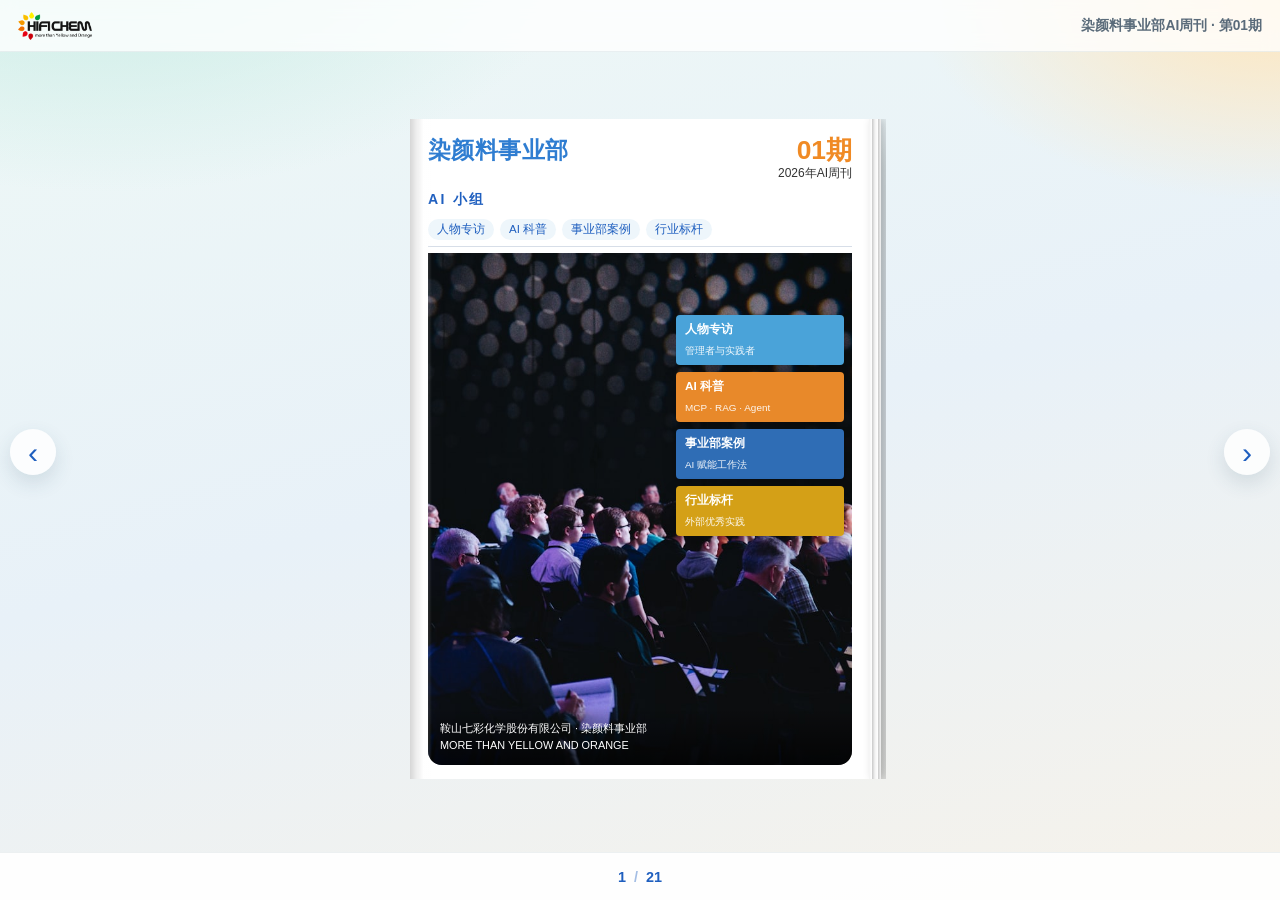
<file: index.html>
<!DOCTYPE html>
<html lang="zh-CN">
<head>
  <meta charset="UTF-8" />
  <meta name="viewport" content="width=device-width, initial-scale=1.0, maximum-scale=1.0, user-scalable=no, viewport-fit=cover" />
  <title>染颜料事业部AI周刊 · 第01期</title>
  <meta name="description" content="汇集人物专访、AI科普、事业部案例与行业标杆" />
  <meta itemprop="name" content="染颜料事业部AI周刊 · 第01期" />
  <meta itemprop="description" content="汇集人物专访、AI科普、事业部案例与行业标杆" />
  <meta itemprop="image" content="https://satisfaction-portal-d0bjcfbf4087-1468353816.tcloudbaseapp.com/ai-weekly/assets/share-cover.jpg" />
  <meta property="og:type" content="website" />
  <meta property="og:site_name" content="染颜料事业部AI周刊" />
  <meta property="og:title" content="染颜料事业部AI周刊 · 第01期" />
  <meta property="og:description" content="汇集人物专访、AI科普、事业部案例与行业标杆" />
  <meta property="og:image" content="https://satisfaction-portal-d0bjcfbf4087-1468353816.tcloudbaseapp.com/ai-weekly/assets/share-cover.jpg" />
  <meta property="og:image:width" content="500" />
  <meta property="og:image:height" content="500" />
  <meta property="og:url" content="https://satisfaction-portal-d0bjcfbf4087-1468353816.tcloudbaseapp.com/ai-weekly/" />
  <meta name="twitter:card" content="summary" />
  <meta name="twitter:title" content="染颜料事业部AI周刊 · 第01期" />
  <meta name="twitter:description" content="汇集人物专访、AI科普、事业部案例与行业标杆" />
  <meta name="twitter:image" content="https://satisfaction-portal-d0bjcfbf4087-1468353816.tcloudbaseapp.com/ai-weekly/assets/share-cover.jpg" />
  <link rel="icon" href="./assets/share-cover.png" />
  <link rel="stylesheet" href="./css/styles.css?v=20260818cos" />
</head>
<body>
  <div class="viewer">
    <header class="viewer-top">
      <img class="viewer-logo" src="./assets/logo-header.png?v=20260818cos" alt="HIFICHEM" />
      <div class="viewer-brand">染颜料事业部AI周刊 · 第01期</div>
    </header>

    <button type="button" class="nav-arrow nav-prev" id="prevBtn" aria-label="上一页">‹</button>
    <button type="button" class="nav-arrow nav-next" id="nextBtn" aria-label="下一页">›</button>

    <main class="stage" id="stage">
      <div class="book-shell mode-cover" id="bookShell">
        <div class="book-viewport" id="bookViewport">
        <div id="book">

          <!-- 1 封面（合上时单独居中显示） -->
          <div class="page page--cover">
            <div class="fill cover">
              <div class="cover-head">
                <h1>染颜料事业部</h1>
                <div class="cover-issue"><strong>01期</strong><span>2026年AI周刊</span></div>
              </div>
              <p class="cover-org">AI 小组</p>
              <div class="cover-sub">
                <span>人物专访</span><span>AI 科普</span><span>事业部案例</span><span>行业标杆</span>
              </div>
              <div class="cover-hero">
                <img src="./assets/photos/cover-booth.jpg" alt="" />
                <div class="cover-tags">
                  <div class="ctag c1"><b>人物专访</b><span>管理者与实践者</span></div>
                  <div class="ctag c2"><b>AI 科普</b><span>MCP · RAG · Agent</span></div>
                  <div class="ctag c3"><b>事业部案例</b><span>AI 赋能工作法</span></div>
                  <div class="ctag c4"><b>行业标杆</b><span>外部优秀实践</span></div>
                </div>
                <div class="cover-foot">
                  <div>鞍山七彩化学股份有限公司 · 染颜料事业部</div>
                  <div>MORE THAN YELLOW AND ORANGE</div>
                </div>
              </div>
            </div>
          </div>

          <!-- 2-3 目录 -->
          <div class="page">
            <div class="fill sheet">
              <h2 class="toc-cn">目录</h2>
              <img class="toc-photo" src="./assets/photos/toc-booth.jpg" alt="" loading="lazy" decoding="async" />
              <div class="toc-meta">
                <p><strong>鞍山七彩化学股份有限公司</strong></p>
                <p>主办：染颜料事业部 · AI 小组</p>
                <p>编辑：曹金裕</p>
              </div>
              <span class="pn left">2</span>
            </div>
          </div>
          <div class="page">
            <div class="fill sheet sheet--blue">
              <h2 class="toc-en">CONTENTS</h2>
              <div class="toc-grid">
                <div class="toc-item"><i>01</i><div><b>卷首寄语</b><span>AI 落在工位上</span></div></div>
                <div class="toc-item"><i>02</i><div><b>人物专访</b><span>运营管理部 · AI 工作法</span></div></div>
                <div class="toc-item"><i>03</i><div><b>人物专访</b><span>一线质量岗位实践</span></div></div>
                <div class="toc-item"><i>04</i><div><b>AI 科普</b><span>MCP 是什么</span></div></div>
                <div class="toc-item"><i>05</i><div><b>AI 科普</b><span>RAG · Agent 速览</span></div></div>
                <div class="toc-item"><i>06</i><div><b>事业部案例</b><span>运营管理场景提效</span></div></div>
                <div class="toc-item"><i>07</i><div><b>事业部案例</b><span>质量报告起草提效</span></div></div>
                <div class="toc-item"><i>08</i><div><b>行业标杆</b><span>化工领域 AI 实践</span></div></div>
              </div>
              <span class="pn light">3</span>
            </div>
          </div>

          <!-- 4-5 卷首 -->
          <div class="page">
            <div class="fill chapter">
              <img class="ch-img" src="./assets/photos/editorial-plant.jpg" alt="" loading="lazy" decoding="async" />
              <div class="ch-mask"></div>
              <div class="ch-copy">
                <div class="ch-kicker">01 / Foreword</div>
                <div class="ch-num">01</div>
                <h2>卷首寄语</h2>
                <p class="ch-lead">AI 不是远方的风口，是工位上每天能省下来的一小时。</p>
                <ul class="ch-points">
                  <li>为什么事业部现在必须用 AI</li>
                  <li>AI 小组要推广什么</li>
                  <li>这本周刊怎么读、怎么用</li>
                </ul>
                <div class="ch-foot">染颜料事业部 · AI 小组</div>
              </div>
              <span class="pn light left">4</span>
            </div>
          </div>
          <div class="page">
            <div class="fill sheet article">
              <h2 class="art-title">AI 已经不是可选项</h2>
              <div class="art-body">
                <p>同一条产线、同一份报告、同一场例会，谁先把重复劳动交给工具，谁就能把时间还给现场和客户。染颜料事业部要做的，不是追新名词，而是让 AI 成为工位习惯。</p>
                <p class="em">AI 小组办这本周刊，就是为了把「能用、敢用、会用」推到每个人手里：讲清为什么重要，拆开怎么上手，记下谁先跑通。</p>
                <p>我们相信，AI 不会替代判断、安全和承诺，但会替代翻文件夹、对齐格式、写第一稿这类消耗。省下来的时间，应该用在走现场、核数据、拍板上。</p>
                <p>欢迎把试用记录、提示词模板、踩坑笔记投给 AI 小组。优秀内容，优先进入下期。</p>
              </div>
<span class="pn">5</span>
            </div>
          </div>

          <!-- 6-9 人物专访（放最前） -->
          <div class="page">
            <div class="fill chapter dusk">
              <img class="ch-img" src="./assets/photos/interview-ceo.jpg" alt="" loading="lazy" decoding="async" />
              <div class="ch-mask"></div>
              <div class="ch-copy">
                <div class="ch-kicker">02 / Interview</div>
                <div class="ch-num">02</div>
                <h2>人物专访</h2>
                <p class="ch-lead">把重复劳动交给工具，把拍板留在自己手里。</p>
                <ul class="ch-points">
                  <li>受访者：赵启年 · 运营管理部部长</li>
                  <li>三个固定场景，一套迭代方法</li>
                  <li>一线质量岗：骨架先行</li>
                </ul>
                <div class="ch-foot">人物 · 可复述 · 可复制</div>
              </div>
              <span class="pn light left">6</span>
            </div>
          </div>
          <div class="page">
            <div class="fill sheet article">
              <div class="badge">2026年08周刊</div>
              <h2 class="art-title">「AI 不是替我决策，是替我抢回整块时间」</h2>
              <div class="meta">
                <div><span>受访者</span><b>赵启年</b></div>
                <div><span>职务</span><b>运营管理部部长</b></div>
              </div>
              <div class="art-body">
                <p><strong>周刊：</strong>您是从什么时候开始把 AI 放进日常工作的？</p>
                <p><strong>赵启年：</strong>起初和很多人一样，偶尔用来润色邮件、整理会议纪要。真正觉得「值得持续投入」，是某次周例会前——三份经营分析材料要在两天内汇总，以往至少占去大半天做格式统一和表述对齐。那次我试着把各科室的原始数据（已脱敏）按固定模板交给助手出初稿，自己只做核对和结论调整，整体节省了近一半准备时间。</p>
                <p>从那以后，我不再问「AI 能不能写得更漂亮」，而是问「这件事里，哪一段是重复劳动、哪一段必须我拍板」。前者交给工具，后者留给自己。</p>
              </div>
<span class="pn">7</span>
            </div>
          </div>
          <div class="page">
            <div class="fill sheet article">
              <h2 class="art-title">三个固定场景，和一套迭代方法</h2>
              <div class="art-body">
                <p><strong>场景一：跨部门沟通材料。</strong>对外函件、对上汇报的初稿，先让 AI 按「背景—现状—诉求—下一步」生成骨架，再人工补数据和口径。赵启年强调：涉及客户承诺、交期、价格的句子，一律手改定稿。</p>
                <p><strong>场景二：周例会与月度复盘。</strong>把各线提交的要点粘贴进助手，要求「合并同类项、标出待决策项、列出需现场讨论的三件事」。他说这相当于多了一个「不会漏项的整理员」，但讨论顺序和拍板仍由他主持。</p>
                <p><strong>场景三：制度与流程问答。</strong>新人问「这个流程在哪份文件里」，他不再亲自翻文件夹，而是先查内部知识助手（试点中），定位原文后再回复。目的是让「找文件」不再占用管理岗时间。</p>
                <p class="em">迭代方法很简单：每次觉得「这次用得顺」，就把提示词和输入样例存进共享文档；不顺的，写一句「哪里不对」方便下次改。三个月下来，团队里已有七八个可复用模板。</p>
              </div>
<span class="pn">8</span>
            </div>
          </div>
          <div class="page">
            <div class="fill sheet article">
              <h2 class="art-title">一线试用者：质量部的「骨架先行」</h2>
              <div class="meta">
                <div><span>受访者</span><b>林晓雯</b></div>
                <div><span>部门</span><b>质量管理部</b></div>
              </div>
              <div class="art-body">
                <p>林晓雯的用法更「窄」也更稳：只用在检测报告的结构起草。同类报告反复套格式、查历史表述，过去一份骨架往往要 40 分钟；现在按模板让助手生成章节框架与表述候选，她核对数据与结论后定稿，起草阶段压缩到约 12 分钟。</p>
                <p>她的原则和赵启年一致：「草稿可以要，签字我来。」涉密配方、未公开客户信息从不进外部模型。她沉淀了三条提示词，已分享给同科室试用。</p>
                <blockquote>「它像个很勤快的实习生——不会替你做判定，但能把桌子收拾整齐，让你专心看数据。」</blockquote>
              </div>
<span class="pn">9</span>
            </div>
          </div>

          <!-- 10-13 AI科普 -->
          <div class="page">
            <div class="fill chapter">
              <img class="ch-img" src="./assets/photos/ai-laptop.jpg" alt="" loading="lazy" decoding="async" />
              <div class="ch-mask"></div>
              <div class="ch-copy">
                <div class="ch-kicker">03 / Primer</div>
                <div class="ch-num">03</div>
                <h2>AI 科普</h2>
                <p class="ch-lead">听懂三个词，再用起来才不发怵。</p>
                <ul class="ch-points">
                  <li>MCP：模型怎么接工具和数据</li>
                  <li>RAG：带着资料答题</li>
                  <li>Agent：按流程办事的助手</li>
                </ul>
                <div class="ch-foot">给非算法同事 · 能复述即可</div>
              </div>
              <span class="pn light left">10</span>
            </div>
          </div>
          <div class="page">
            <div class="fill sheet article">
              <h2 class="art-title">MCP 是什么？和「接工具」有什么关系</h2>
              <div class="art-body">
                <p><strong>MCP</strong>（Model Context Protocol，模型上下文协议）是一套开放标准，用来规定「大模型如何安全、统一地连接外部工具和数据源」。可以把它理解成 USB-C：以前每个 AI 产品接数据库、接企业系统，接口各搞一套；有了 MCP，工具提供方按同一套「插头」开发，模型侧按同一套「插座」接入。</p>
                <p>对事业部同事来说，不必记协议细节，只需知道三点：</p>
                <p><strong>第一，</strong>MCP 解决的是「模型怎么读到最新、可用的信息」——例如制度库、工单系统、内部表格，而不是只靠训练时的旧知识。</p>
                <p><strong>第二，</strong>它强调权限与边界，哪些能读、哪些能写，由企业 IT 与业务一起配置，不是模型想连什么就连什么。</p>
                <p><strong>第三，</strong>市面上听到的「AI 接飞书 / 接数据库 / 接知识库」，很多就是在 MCP 或类似思路上做的集成。我们试点中的文档助手、场景池，未来也可能通过标准接口扩展能力。</p>
              </div>
<span class="pn">11</span>
            </div>
          </div>
          <div class="page">
            <div class="fill sheet article">
              <h2 class="art-title">RAG 与 Agent：两个常一起出现的词</h2>
              <div class="art-body">
                <p><strong>RAG</strong>（检索增强生成）：先在你的文档库里「检索」相关段落，再让模型「生成」回答。适合制度问答、SOP 查询、历史报告表述参考。好处是回答有据可查；前提是文档要整理好、权限要控好。</p>
                <p><strong>Agent</strong>（智能体）：在「会聊天」之外，还能按步骤调用工具——例如先查表、再写邮件、再创建待办。适合多步骤、有规则的任务，但仍需人工设定边界和复核关键节点。</p>
                <p class="em">简单记：RAG 像「带着资料答题」；Agent 像「会按流程办事的助手」。多数事业部场景，从 RAG 类「查得到、答有据」起步更稳；Agent 类自动化放在有明确 SOP、可回滚的流程上试点。</p>
                <p>无论哪种，都绕不开三条红线：脱敏输入、人工复核对外输出、涉密配方与未公开合同不进外部模型。</p>
              </div>
<span class="pn">12</span>
            </div>
          </div>
          <div class="page">
            <div class="fill sheet article">
              <h2 class="art-title">大模型三问（给非算法同事）</h2>
              <div class="art-body">
                <p><strong>它会什么？</strong>归纳文字、改写润色、按模板起草、对照清单查漏、把口语整理成条理清晰的说明。适合「有样例、有规则、可核验」的信息工作。</p>
                <p><strong>它不会什么？</strong>不自动保证事实正确，不懂你们釜里的真实工况，不能替代安全规程与合规审批，也不能替你在合同上签字。</p>
                <p><strong>怎么用才安全？</strong>脱敏 → 说清角色与输出格式 → 要依据或要步骤 → 人工复核 → 好的提示词沉淀下来。好用法 = 清晰任务 + 可核验结果 + 人负责最终决策。</p>
              </div>
<span class="pn">13</span>
            </div>
          </div>

          <!-- 14-17 事业部案例 -->
          <div class="page">
            <div class="fill chapter cool">
              <img class="ch-img" src="./assets/photos/case-lab.jpg" alt="" loading="lazy" decoding="async" />
              <div class="ch-mask"></div>
              <div class="ch-copy">
                <div class="ch-kicker">04 / Cases</div>
                <div class="ch-num">04</div>
                <h2>事业部案例</h2>
                <p class="ch-lead">内部先跑通，再写成别人能照着做的清单。</p>
                <ul class="ch-points">
                  <li>运营管理：例会材料与跨部门函件</li>
                  <li>质量管理：报告骨架先行</li>
                  <li>可复制，才算真正落地</li>
                </ul>
                <div class="ch-foot">内部实践 · 可推广</div>
              </div>
              <span class="pn light left">14</span>
            </div>
          </div>
          <div class="page">
            <div class="fill sheet article">
              <h2 class="art-title">案例一：运营管理的 AI 闭环</h2>
              <div class="art-body">
                <p>以下根据运营管理部赵启年近三个月的试用整理，为示例化叙述，数据为内部估算，供兄弟科室参考复制思路。</p>
                <p><strong>背景。</strong>事业部日常需同步生产、质量、供应链、客户等多线信息。以往周例会材料分散在邮件、表格和口头反馈里，汇总耗时长，且容易遗漏「待决策项」。</p>
                <p><strong>做法。</strong>建立「原始要点 → AI 结构化 → 人工定稿 → 会后沉淀」四步：各线按统一格式提交 5 条以内要点；助手合并同类项并标红待决策项；例会前 30 分钟只做核对与排序；会后把定稿结论与提示词版本存入共享库。</p>
                <p><strong>迭代。</strong>第一版提示词过于笼统，输出冗长；第二版增加「最多三页、必须列出待决策项」；第三版加入「区分事实与建议，建议单独成段」。每版保留样例输入输出，方便他人套用。</p>
              </div>
<span class="pn">15</span>
            </div>
          </div>
          <div class="page">
            <div class="fill sheet article">
              <h2 class="art-title">案例一（续）：效果与可复制清单</h2>
              <div class="art-body">
                <p><strong>效果（估算）。</strong>周例会材料准备时间从平均约 4 小时降至约 2 小时；跨部门函件初稿从「从零写」变为「改骨架」，单份节省 20～40 分钟。更重要的变化是：管理者把省下的时间用在现场走线和拍板上，而不是埋在格式里。</p>
                <p><strong>可复制清单。</strong>① 统一输入格式（科室、事项、数据、诉求）；② 固定输出模板（背景、现状、待决策、建议）；③ 共享提示词版本库；④ 红线培训（什么不能粘贴进模型）；⑤ 每月一次「顺/不顺」复盘，只改一条。</p>
                <p class="em">AI 小组正在把该流程整理成「管理者场景卡」，欢迎其他科室在此基础上改成自己的版本。</p>
              </div>
<span class="pn">16</span>
            </div>
          </div>
          <div class="page">
            <div class="fill sheet article">
              <h2 class="art-title">案例二：质量报告起草 · 骨架先行</h2>
              <div class="art-body">
                <p>质量管理部林晓雯的实践，代表「一线窄场景、深使用」路径：不追求一步到位全流程智能，只把最痛、最重复的一段交给 AI。</p>
                <p>她梳理了同类检测报告的章节结构、常用表述与必查项清单，写成三条提示词：一类用于「框架生成」，一类用于「表述润色」，一类用于「对照必查项查漏」。每次使用前，只粘贴已脱敏的检测数据与结论要点，生成后再逐条核对原始记录。</p>
                <p>科室内部小范围试用后，起草阶段平均耗时下降约 70%（自估），发出前仍 100% 人工复核。下一步计划：把必查项清单与提示词绑定，减少漏项。</p>
                <p>该案例已纳入 AI 小组「场景池」，优先级：可复制到其他需大量同类报告的岗位。</p>
              </div>
<span class="pn">17</span>
            </div>
          </div>

          <!-- 18-20 行业标杆 -->
          <div class="page">
            <div class="fill chapter">
              <img class="ch-img" src="./assets/photos/toc-booth.jpg" alt="" loading="lazy" decoding="async" />
              <div class="ch-mask"></div>
              <div class="ch-copy">
                <div class="ch-kicker">05 / Benchmark</div>
                <div class="ch-num">05</div>
                <h2>行业标杆</h2>
                <p class="ch-lead">外面怎么做，我们先抄能抄的三步。</p>
                <ul class="ch-points">
                  <li>质量视觉 · 供应链预警</li>
                  <li>制度知识助手</li>
                  <li>有对比、有清单，才进周刊</li>
                </ul>
                <div class="ch-foot">外部优秀实践 · 对标</div>
              </div>
              <span class="pn light left">18</span>
            </div>
          </div>
          <div class="page">
            <div class="fill sheet article">
              <h2 class="art-title">化工与制造领域：三类常见落地方向</h2>
              <div class="art-body">
                <p><strong>质量视觉。</strong>部分材料与化工企业用视觉模型辅助识别包装破损、标签错误、色差异常，把「全检靠眼」变成「机器初筛 + 人工复判」，降低漏检与疲劳误判。落地关键：样本积累、误报率可接受、复判流程清晰。</p>
                <p><strong>供应链与计划。</strong>结合历史订单、交期与异常事件做短期预测与预警，帮助计划岗更早发现「可能断供 / 可能积压」信号。落地关键：数据质量、与现有 ERP/计划系统衔接，避免「预警多了没人看」。</p>
                <p><strong>工艺与制度知识助手。</strong>把 SOP、制度、培训材料做成可检索知识库，新人问「这一步注意事项是什么」能定位原文；写报告时可引用条款，减少翻文件夹时间。落地关键：文档更新机制、权限分级、回答必须带出处。</p>
              </div>
<span class="pn">19</span>
            </div>
          </div>
          <div class="page">
            <div class="fill sheet article">
              <h2 class="art-title">对标启示：我们能先抄哪几步</h2>
              <div class="art-body">
                <p>外部案例未必能原样照搬，但有三步值得直接借鉴：</p>
                <p><strong>第一步，</strong>先选「文案与知识检索」类低风险场景，而不是一上来做全流程自动化。与赵启年、林晓雯的路径一致：窄场景、深使用、可复盘。</p>
                <p><strong>第二步，</strong>每例必须有前后对比与可复制清单——谁在用、输入什么、输出什么、谁复核、省了什么。没有对比，就不进周刊、不进推广手册。</p>
                <p><strong>第三步，</strong>成功一个，写成场景卡，在兄弟科室推广；失败一个，也要写「为什么不行」，避免重复踩坑。</p>
                <p class="em">下期周刊继续征集：你在现场用 AI 解决了哪一件「每周重复 ≥3 次」的事？投稿请联系 AI 小组。</p>
              </div>
<span class="pn">20</span>
            </div>
          </div>

          <!-- 21 封底 -->
          <div class="page page--back">
            <div class="fill back">
              <img src="./assets/logo-white.png" alt="" loading="lazy" decoding="async" />
              <h2>下一周，把 AI 写进工位习惯</h2>
              <p>AI 周刊不生产概念，只收集「用起来了」的证据。</p>
              <div class="back-meta">
                鞍山七彩化学股份有限公司<br />
                染颜料事业部 · AI 周刊 · 第 01 期<br />
                HIFICHEM · more than Yellow and Orange
              </div>
            </div>
          </div>

        </div>
        </div>
        <div class="book-gutter" id="bookGutter" aria-hidden="true"></div>
        <div class="book-spine-cover" id="bookSpineCover" aria-hidden="true"></div>
        <div class="book-edge book-edge--left" id="bookEdgeLeft" aria-hidden="true"></div>
        <div class="book-edge book-edge--right" id="bookEdgeRight" aria-hidden="true"></div>
        <div class="book-edge book-edge--bottom" id="bookEdgeBottom" aria-hidden="true"></div>
      </div>
    </main>

    <footer class="viewer-bottom">
      <button type="button" class="nav-foot" id="prevBtnFoot" aria-label="上一页">上一页</button>
      <div class="page-indicator"><span id="pageLabel">1</span><span class="sep">/</span><span id="pageTotal">21</span></div>
      <button type="button" class="nav-foot" id="nextBtnFoot" aria-label="下一页">下一页</button>
    </footer>
  </div>

  <script src="./js/page-flip.browser.js"></script>
  <script src="./js/app.js?v=20260818cos"></script>
</body>
</html>
</file>
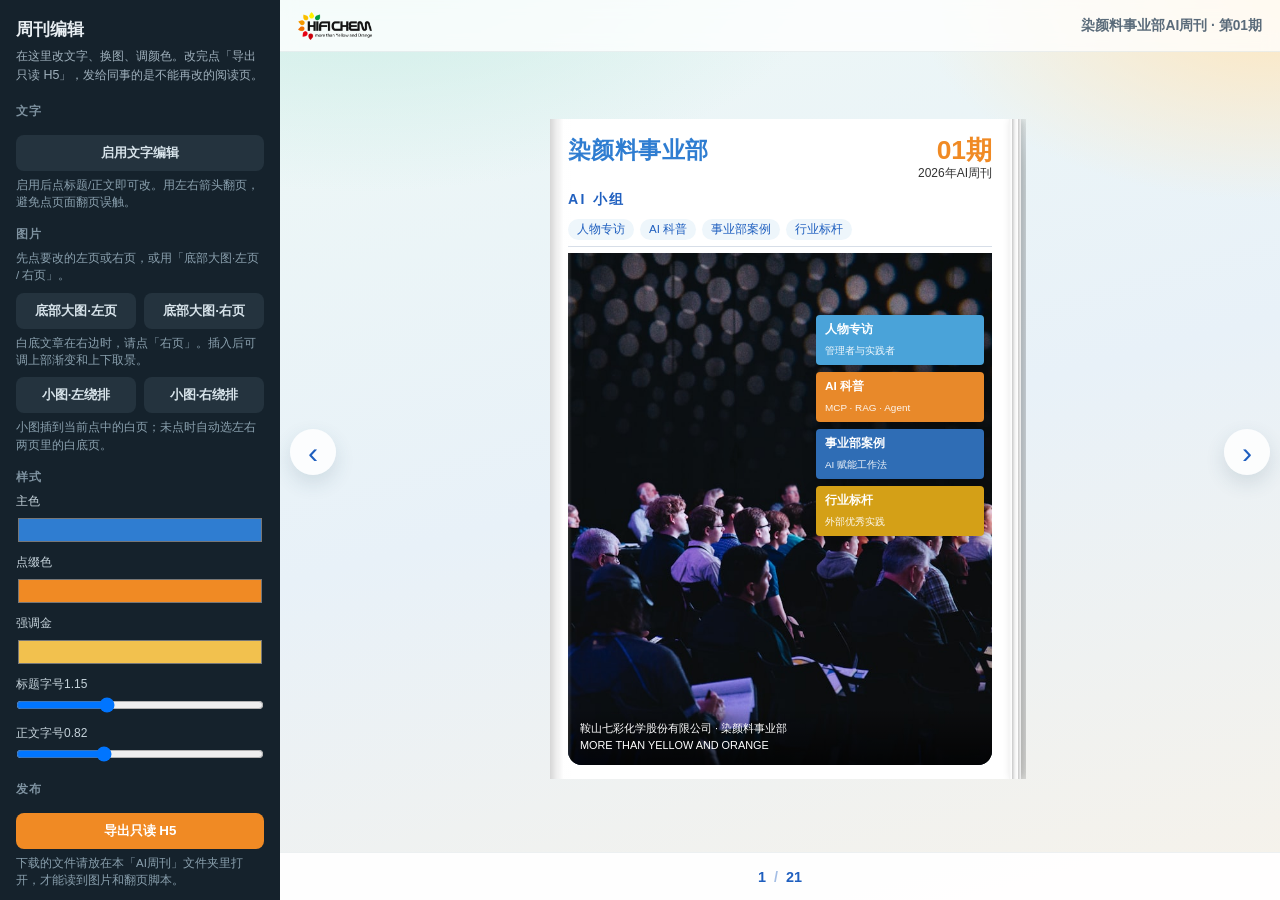
<file: editor.html>
<!DOCTYPE html>
<html lang="zh-CN">
<head>
  <meta charset="UTF-8" />
  <meta name="viewport" content="width=device-width, initial-scale=1.0" />
  <title>编辑 · AI周刊</title>
  <link rel="icon" href="./assets/share-cover.png" />
  <link rel="stylesheet" href="./css/styles.css?v=20260818ab" />
  <link rel="stylesheet" href="./css/editor.css?v=20260818ab" />
</head>
<body>
  <div class="ed-app">
    <aside class="ed-side">
      <h1>周刊编辑</h1>
      <p class="ed-lead">在这里改文字、换图、调颜色。改完点「导出只读 H5」，发给同事的是不能再改的阅读页。</p>

      <h2>文字</h2>
      <button type="button" class="ed-btn ghost" id="btnText">启用文字编辑</button>
      <p class="ed-hint">启用后点标题/正文即可改。用左右箭头翻页，避免点页面翻页误触。</p>

      <h2>图片</h2>
      <p class="ed-hint" id="targetHint">先点书里要改的那一页（左页或右页都可以）。</p>
      <div class="ed-split">
        <button type="button" class="ed-btn ghost" id="btnBannerL">底部大图·左页</button>
        <button type="button" class="ed-btn ghost" id="btnBannerR">底部大图·右页</button>
      </div>
      <p class="ed-hint">白底文章在右边时，请点「右页」。插入后可调上部渐变和上下取景。</p>
      <div class="ed-split">
        <button type="button" class="ed-btn ghost" id="btnInsetL">小图·左绕排</button>
        <button type="button" class="ed-btn ghost" id="btnInsetR">小图·右绕排</button>
      </div>
      <p class="ed-hint">小图插到当前点中的白页；未点时自动选左右两页里的白底页。</p>
      <input id="imgFile" type="file" accept="image/*" hidden />

      <div id="mediaTools" class="ed-media" hidden>
        <h2>选中的图</h2>
        <button type="button" class="ed-btn ghost" id="btnReplaceSel">替换这张图</button>
        <label class="ed-row" id="fadeRow"><span>上部渐变</span><span id="fadeVal">28</span></label>
        <input id="fadeSize" type="range" min="0" max="100" value="28" />
        <p class="ed-hint" id="fadeHint">0 无渐变，100 铺满整张图。白色从顶部淡入照片。</p>
        <label class="ed-row"><span>上下取景</span><span id="posVal">50</span></label>
        <input id="posY" type="range" min="0" max="100" value="50" />
        <p class="ed-hint">长图只显示一部分时：0 看顶部，50 看中间，100 看底部。</p>
      </div>

      <h2>样式</h2>
      <label>主色</label>
      <input id="colorBlue" type="color" value="#2f7dd1" />
      <label>点缀色</label>
      <input id="colorOrange" type="color" value="#f08a24" />
      <label>强调金</label>
      <input id="colorGold" type="color" value="#f2c14e" />
      <label class="ed-row"><span>标题字号</span><span id="sizeTitleVal">1.15</span></label>
      <input id="sizeTitle" type="range" min="0.9" max="1.6" step="0.05" value="1.15" />
      <label class="ed-row"><span>正文字号</span><span id="sizeBodyVal">0.82</span></label>
      <input id="sizeBody" type="range" min="0.7" max="1.05" step="0.02" value="0.82" />

      <h2>发布</h2>
      <button type="button" class="ed-btn gold" id="btnExport">导出只读 H5</button>
      <p class="ed-hint">下载的文件请放在本「AI周刊」文件夹里打开，才能读到图片和翻页脚本。</p>
      <a class="ed-link" href="./index.html">打开读者预览（不可编辑）</a>
    </aside>
    <div class="ed-main" id="editorStage"></div>
  </div>
  <div class="ed-toast" id="edToast"></div>

  <script src="./js/page-flip.browser.js"></script>
  <script src="./js/editor.js?v=20260818ab"></script>
</body>
</html>
</file>
<file: css/styles.css>
:root {
  --blue: #2f7dd1;
  --blue-deep: #1f5fbf;
  --orange: #f08a24;
  --gold: #f2c14e;
  --ink: #1a2b3c;
  --muted: #5a6b7a;
  --title-size: 1.15rem;
  --body-size: 0.82rem;
  --body: "PingFang SC", "Hiragino Sans GB", "Microsoft YaHei UI", "Microsoft YaHei", sans-serif;
  --serif: "Songti SC", "STSong", "SimSun", "Noto Serif SC", serif;
}

* { box-sizing: border-box; margin: 0; padding: 0; }
html, body {
  height: 100%;
  width: 100%;
  overflow: hidden;
  overscroll-behavior: none;
}

body {
  font-family: var(--body);
  color: var(--ink);
  background: #e7f3f1;
  position: fixed;
  inset: 0;
}

.viewer {
  height: 100%;
  width: 100%;
  display: grid;
  grid-template-rows: 52px minmax(0, 1fr) 48px;
  grid-template-areas:
    "top"
    "stage"
    "bottom";
  position: relative;
  overflow: hidden;
  background:
    radial-gradient(900px 480px at 8% -8%, #c5ebe3 0%, transparent 55%),
    radial-gradient(760px 420px at 100% 0%, #ffe6bc 0%, transparent 48%),
    linear-gradient(165deg, #eef8f6, #e8f1f8 50%, #f6f2ea);
}

.viewer-top {
  grid-area: top;
  z-index: 30;
  display: flex;
  align-items: center;
  justify-content: space-between;
  gap: 10px;
  min-width: 0;
  overflow: hidden;
  padding: 0 18px;
  background: rgba(255, 255, 255, 0.78);
  border-bottom: 1px solid rgba(30, 80, 90, 0.08);
  backdrop-filter: blur(8px);
}
.viewer-logo {
  height: 28px;
  width: auto;
  max-width: min(160px, 42vw);
  object-fit: contain;
  object-position: left center;
  flex: 0 0 auto;
  filter: none !important;
  -webkit-filter: none !important;
  forced-color-adjust: none;
}
.viewer-brand {
  font-size: 0.86rem;
  color: var(--muted);
  font-weight: 600;
  white-space: nowrap;
  overflow: hidden;
  text-overflow: ellipsis;
  flex: 0 1 auto;
  min-width: 0;
}

.nav-arrow {
  grid-area: stage;
  justify-self: start;
  align-self: center;
  position: relative;
  z-index: 40;
  width: 46px;
  height: 46px;
  border: none;
  border-radius: 50%;
  background: rgba(255, 255, 255, 0.85);
  color: var(--blue-deep);
  font-size: 1.9rem;
  cursor: pointer;
  box-shadow: 0 8px 20px rgba(40, 80, 100, 0.14);
  display: flex;
  align-items: center;
  justify-content: center;
  -webkit-tap-highlight-color: transparent;
  touch-action: manipulation;
}
.nav-arrow:hover { color: var(--orange); background: #fff; }
.nav-prev { margin-left: 10px; justify-self: start; }
.nav-next { margin-right: 10px; justify-self: end; }

.stage {
  grid-area: stage;
  min-height: 0;
  min-width: 0;
  display: grid;
  place-items: center;
  padding: 12px 60px 18px;
  overflow: hidden;
  touch-action: pan-y;
}

/* —— 书本 —— */
.book-shell {
  position: relative;
  display: inline-block;
  margin: 0 auto;
  overflow: visible;
}

/* 裁切层：只控制宽度/位移，不设高度；封面/封底时由 JS 加 overflow:hidden */
.book-viewport {
  width: min(920px, calc(100vw - 120px));
  position: relative;
}

#book {
  width: 100%;
  height: 100%;
  box-shadow: none;
  background: transparent;
  position: relative;
  touch-action: none;
}

.stf__wrapper {
  position: relative !important;
  width: 100% !important;
  height: 100% !important;
}

.stf__block {
  position: absolute !important;
  width: 100% !important;
  height: 100% !important;
  background: transparent !important;
}

.stf__item {
  background-color: #fff;
  border: 0;
  outline: 0;
}

/*
 * 书页切口：白/浅灰细线叠纸，对齐参考月刊
 * --edge-w 由 JS 按已翻/未翻页数写入
 */
.book-edge {
  --edge-w: 0px;
  position: absolute;
  z-index: 12;
  pointer-events: none;
  opacity: 0;
  transition:
    width 0.28s ease,
    height 0.28s ease,
    opacity 0.18s ease;
  background-image: repeating-linear-gradient(
    90deg,
    #fff 0px,
    #f3f3f3 0.6px,
    #c8c8c8 1.2px
  );
}

.book-edge.is-on {
  opacity: 1;
}

.book-edge--right {
  top: 0;
  bottom: 0;
  width: var(--edge-w);
  /* JS 会按书页右缘贴紧；默认先贴壳 */
  right: -1px;
  left: auto;
  transform: translateX(100%);
  border-radius: 0 1px 0 0;
  box-shadow: 3px 0 10px rgba(0, 0, 0, 0.18);
}

.book-edge--left {
  top: 0;
  bottom: 0;
  width: var(--edge-w);
  left: 1px;
  right: auto;
  transform: translateX(-100%);
  border-radius: 1px 0 0 0;
  background-image: repeating-linear-gradient(
    90deg,
    #fff 0px,
    #f3f3f3 0.6px,
    #c8c8c8 1.2px
  );
  box-shadow: -3px 0 10px rgba(0, 0, 0, 0.16);
}

/* 封面/封底底边切口：合上的书块 */
.book-edge--bottom {
  left: 0;
  right: -1px;
  height: var(--edge-w);
  bottom: 1px;
  width: auto;
  transform: translateY(100%);
  border-radius: 0 0 2px 1px;
  background-image: repeating-linear-gradient(
    180deg,
    #fff 0px,
    #f3f3f3 0.6px,
    #c8c8c8 1.2px
  );
  box-shadow: 2px 4px 12px rgba(0, 0, 0, 0.16);
}

/* 封面左侧书脊折痕（合上时贴在封面纸上） */
.book-spine-cover {
  position: absolute;
  left: 0;
  top: 0;
  bottom: 0;
  width: 22px;
  z-index: 16;
  pointer-events: none;
  opacity: 0;
  background: linear-gradient(
    90deg,
    rgba(0, 0, 0, 0.16) 0%,
    rgba(0, 0, 0, 0.07) 28%,
    rgba(255, 255, 255, 0.28) 62%,
    transparent 100%
  );
}

.book-shell.mode-cover .book-spine-cover {
  opacity: 1;
}

.book-shell.mode-cover {
  width: min(460px, calc((100vw - 120px) / 2));
  background: #fff;
  /* 裁掉封面左侧假空白页，右侧留出书边 */
  clip-path: inset(0 -16px 0 0);
  box-shadow: none;
  filter: drop-shadow(8px 16px 24px rgba(0, 0, 0, 0.22));
}

.book-shell.mode-back {
  width: min(460px, calc((100vw - 120px) / 2));
  background: #fff;
  clip-path: inset(0 0 0 -16px);
  box-shadow: none;
  filter: drop-shadow(-8px 16px 24px rgba(0, 0, 0, 0.22));
}

.book-shell.mode-spread {
  width: min(920px, calc(100vw - 120px));
  background: #fff;
  clip-path: none;
  filter: none;
  box-shadow: 0 18px 40px rgba(0, 0, 0, 0.2);
}

/* 旧中缝叠层：翻页时会停在原地，改成画在每页上的折痕 */
.book-gutter {
  display: none;
}

/* 折痕画在纸面上，随 page-flip 一起转 */
.page::before {
  content: "";
  position: absolute;
  top: 0;
  bottom: 0;
  width: 42px;
  z-index: 2;
  pointer-events: none;
}

/* 左页：中缝在右 */
.page:nth-child(even)::before {
  right: 0;
  background: linear-gradient(
    90deg,
    rgba(12, 18, 28, 0) 0%,
    rgba(12, 18, 28, 0.035) 58%,
    rgba(12, 18, 28, 0.1) 100%
  );
}

/* 右页：中缝在左 */
.page:nth-child(odd)::before {
  left: 0;
  background: linear-gradient(
    90deg,
    rgba(12, 18, 28, 0.1) 0%,
    rgba(12, 18, 28, 0.035) 42%,
    rgba(12, 18, 28, 0) 100%
  );
}

.page:first-child::before,
.page:last-child::before {
  display: none;
}

/* 翻页库自带阴影：去掉发白的硬边，让它贴着纸走 */
.stf__innerShadow {
  mix-blend-mode: multiply;
  pointer-events: none;
}
.stf__outerShadow,
.stf__hardShadow,
.stf__hardInnerShadow {
  pointer-events: none;
}

.book-shell:not(.is-flipping) .stf__innerShadow,
.book-shell:not(.is-flipping) .stf__outerShadow,
.book-shell:not(.is-flipping) .stf__hardShadow,
.book-shell:not(.is-flipping) .stf__hardInnerShadow {
  display: none !important;
}

.page {
  background: #fff;
  overflow: hidden;
  position: relative;
}

.fill {
  width: 100%;
  height: 100%;
  position: relative;
  overflow: hidden;
}

/* —— 封面 —— */
.cover {
  padding: 18px 18px 14px;
  display: grid;
  grid-template-rows: auto auto auto minmax(0, 1fr);
  gap: 6px;
  background: #fff;
}
.cover-head {
  display: flex;
  justify-content: space-between;
  align-items: flex-start;
}
.cover-head h1 {
  font-size: 1.45rem;
  color: var(--blue);
  font-weight: 900;
  letter-spacing: 0.02em;
  line-height: 1.2;
}
.cover-org {
  margin: 0;
  padding: 2px 0 4px;
  font-size: 0.88rem;
  font-weight: 700;
  color: var(--blue-deep);
  letter-spacing: 0.16em;
}
.cover-issue { text-align: right; }
.cover-issue strong {
  display: block;
  font-size: 1.65rem;
  color: var(--orange);
  line-height: 1;
}
.cover-issue span { font-size: 0.75rem; color: #333; }
.cover-sub {
  display: flex;
  flex-wrap: wrap;
  gap: 6px;
  padding-bottom: 6px;
  border-bottom: 1px solid #d7dee8;
}
.cover-sub span {
  font-size: 0.72rem;
  padding: 3px 9px;
  border-radius: 999px;
  background: #eef6fb;
  color: var(--blue-deep);
}
.cover-hero {
  position: relative;
  min-height: 0;
  border-radius: 0 0 14px 14px;
  overflow: hidden;
  background: #1a3344;
}
.cover-hero img {
  width: 100%;
  height: 100%;
  object-fit: cover;
  display: block;
}
.cover-tags {
  position: absolute;
  right: 8px;
  top: 12%;
  width: min(48%, 168px);
  display: grid;
  gap: 7px;
}
.ctag {
  padding: 7px 9px;
  border-radius: 4px;
  color: #fff;
  box-shadow: 0 5px 14px rgba(0, 0, 0, 0.22);
}
.ctag b { display: block; font-size: 0.74rem; margin-bottom: 2px; }
.ctag span { font-size: 0.62rem; line-height: 1.35; opacity: 0.92; }
.c1 { background: #4aa3d9; }
.c2 { background: #e8892a; }
.c3 { background: #2f6db5; }
.c4 { background: #d4a017; }
.cover-foot {
  position: absolute;
  left: 0;
  right: 0;
  bottom: 0;
  padding: 12px;
  background: linear-gradient(180deg, transparent, rgba(0, 0, 0, 0.7));
  color: #fff;
  font-size: 0.68rem;
  line-height: 1.5;
}

/* —— 白页正文 —— */
.sheet {
  padding: 22px 20px 26px;
  display: flex;
  flex-direction: column;
  background: #fff;
}
.sheet--blue {
  background: linear-gradient(160deg, #3a8fd6, #2f7dd1 45%, #1f5fbf);
  color: #fff;
  min-height: 100%;
  padding: 22px 20px 26px 24px;
}

.sheet.article {
  padding: 20px 22px 28px;
  display: flex;
  flex-direction: column;
  position: relative;
  overflow: hidden;
}

.mag-banner-wrap {
  position: relative;
  width: calc(100% + 44px);
  margin: auto -22px -28px;
  height: 36%;
  min-height: 120px;
  flex: 0 0 auto;
  overflow: hidden;
}

.mag-banner {
  display: block;
  width: 100%;
  height: 100%;
  object-fit: cover;
  object-position: 50% var(--pos, 50%);
}

.mag-banner-fade {
  position: absolute;
  top: 0;
  left: 0;
  right: 0;
  height: var(--fade, 28%);
  background: linear-gradient(to bottom, #fff 0%, rgba(255, 255, 255, 0) 100%);
  pointer-events: none;
}

.mag-inset {
  float: right;
  width: 44%;
  max-width: 180px;
  margin: 4px 0 10px 12px;
  border-radius: 3px;
  display: block;
  object-fit: cover;
  object-position: 50% var(--pos, 50%);
  aspect-ratio: 4 / 5;
}

.mag-inset.left {
  float: left;
  margin: 4px 12px 10px 0;
}

.mag-inset.wide {
  width: 58%;
  max-width: 240px;
  aspect-ratio: 16 / 10;
}

.pn {
  position: absolute;
  bottom: 10px;
  right: 16px;
  font-size: 0.75rem;
  color: var(--muted);
  z-index: 5;
}
.pn.light { color: rgba(255, 255, 255, 0.85); }
.pn.left { left: 16px; right: auto; }

.toc-cn {
  color: var(--blue);
  font-size: 1.85rem;
  font-weight: 900;
  margin-bottom: 10px;
}
.toc-photo {
  width: 100%;
  height: 38%;
  object-fit: cover;
  margin-bottom: 12px;
}
.toc-meta {
  font-size: 0.82rem;
  line-height: 1.75;
  color: #334;
}
.toc-en {
  font-size: 1.9rem;
  font-style: italic;
  font-weight: 800;
  margin-bottom: 14px;
}
.toc-grid {
  display: grid;
  grid-template-columns: 1fr 1fr;
  gap: 12px 14px;
}
.toc-item {
  display: grid;
  grid-template-columns: 36px 1fr;
  gap: 6px;
  padding-bottom: 8px;
  border-bottom: 1px solid rgba(255, 255, 255, 0.28);
}
.toc-item i {
  font-style: normal;
  font-size: 1.2rem;
  font-weight: 800;
  color: var(--gold);
}
.toc-item b { display: block; font-size: 0.86rem; margin-bottom: 2px; }
.toc-item span { font-size: 0.7rem; opacity: 0.85; }

/* —— 章节大图左页 —— */
.chapter {
  background: #123;
  color: #fff;
}
.ch-img {
  position: absolute;
  inset: 0;
  width: 100%;
  height: 100%;
  object-fit: cover;
  display: block;
}
.ch-mask {
  position: absolute;
  inset: 0;
  pointer-events: none;
  /* 默认：左侧浓、向右淡出，换图后由 JS 按主色改写 */
  background: linear-gradient(
    90deg,
    rgba(18, 48, 88, 0.82) 0%,
    rgba(18, 48, 88, 0.5) 38%,
    rgba(18, 48, 88, 0.12) 72%,
    rgba(18, 48, 88, 0) 100%
  );
}
.chapter.cool .ch-mask,
.chapter.dusk .ch-mask {
  background: linear-gradient(
    90deg,
    rgba(18, 48, 88, 0.82) 0%,
    rgba(18, 48, 88, 0.5) 38%,
    rgba(18, 48, 88, 0.12) 72%,
    rgba(18, 48, 88, 0) 100%
  );
}
.ch-copy {
  position: relative;
  z-index: 3;
  height: 100%;
  padding: 22px 20px 28px;
  display: flex;
  flex-direction: column;
}
.ch-kicker {
  font-size: 0.68rem;
  font-weight: 700;
  letter-spacing: 0.16em;
  text-transform: uppercase;
  color: var(--gold);
  margin-bottom: 10px;
}
.ch-num {
  font-size: 3.4rem;
  font-weight: 900;
  color: var(--orange);
  line-height: 0.86;
  margin-bottom: 8px;
}
.ch-copy h2 {
  font-size: 1.85rem;
  font-weight: 800;
  line-height: 1.2;
  margin-bottom: 10px;
  max-width: 8em;
}
.ch-lead {
  font-size: 0.98rem;
  font-weight: 600;
  line-height: 1.5;
  max-width: 15em;
  margin-bottom: 0;
  text-shadow: 0 8px 18px rgba(0, 0, 0, 0.35);
}
.ch-points {
  list-style: none;
  margin-top: auto;
  font-size: 0.78rem;
  line-height: 1.55;
}
.ch-points li {
  border-top: 1px solid rgba(255, 255, 255, 0.3);
  padding: 8px 0 7px;
  font-weight: 600;
}
.ch-foot {
  margin-top: 4px;
  font-size: 0.68rem;
  letter-spacing: 0.08em;
  opacity: 0.82;
}
.year-mark {
  display: none;
}

.sticker {
  position: absolute;
  z-index: 2;
  pointer-events: none;
  opacity: 0.9;
}
.sticker.s-br { width: 78px; right: 10px; bottom: 32px; }
.sticker.s-tr { width: 64px; right: 12px; top: 52px; }
.sticker.s-bl { width: 86px; left: 14px; bottom: 40px; opacity: 0.55; }
.sticker.s-mr { width: 70px; right: 8px; top: 46%; opacity: 0.8; }

/* —— 文章排版 —— */
.art-title {
  color: var(--blue);
  font-family: var(--serif);
  font-size: var(--title-size);
  font-weight: 650;
  line-height: 1.45;
  margin-bottom: 10px;
  padding-right: 4px;
}
.art-body {
  font-size: var(--body-size);
  line-height: 1.85;
  color: #243443;
  flex: 1;
  text-align: justify;
  hyphens: auto;
}
.art-body p { margin-bottom: 9px; }
.art-body p:last-child { margin-bottom: 0; }
.art-body strong { color: var(--ink); font-weight: 700; }
.em {
  color: var(--blue-deep);
  font-weight: 600;
  border-left: 3px solid var(--gold);
  padding-left: 10px;
  margin: 10px 0;
}
blockquote {
  margin: 10px 0;
  padding: 10px 14px;
  border-left: 3px solid var(--orange);
  background: #f7fafc;
  font-family: var(--serif);
  font-size: 0.84rem;
  line-height: 1.75;
  color: #334;
  font-style: italic;
}

.badge {
  align-self: flex-end;
  background: var(--blue);
  color: #fff;
  font-size: 0.68rem;
  padding: 4px 9px;
  margin-bottom: 6px;
}

.meta {
  display: grid;
  grid-template-columns: repeat(3, 1fr);
  gap: 8px;
  margin-bottom: 12px;
  padding-bottom: 10px;
  border-bottom: 1px solid #e8edf2;
}
.meta span { display: block; font-size: 0.66rem; color: var(--muted); margin-bottom: 2px; }
.meta b { font-size: 0.8rem; color: var(--blue); font-weight: 700; }

/* —— 封底 —— */
.back {
  padding: 36px 28px;
  display: flex;
  flex-direction: column;
  justify-content: center;
  gap: 12px;
  color: #f4fbfa;
  background: linear-gradient(160deg, #2a8f8a, #3a9e98 45%, #4aa3d9);
}
.back img { height: 40px; width: auto; max-width: 210px; object-fit: contain; }
.back h2 { font-size: 1.6rem; line-height: 1.3; max-width: 12ch; }
.back > p { opacity: 0.9; line-height: 1.7; max-width: 26ch; font-size: 0.88rem; }
.back-meta { margin-top: 16px; font-size: 0.76rem; opacity: 0.75; line-height: 1.8; }

.viewer-bottom {
  grid-area: bottom;
  z-index: 50;
  display: flex;
  align-items: center;
  justify-content: center;
  gap: 8px;
  min-width: 0;
  padding: 0 10px;
  overflow: hidden;
  background: rgba(255, 255, 255, 0.92);
  border-top: 1px solid rgba(30, 80, 90, 0.08);
}
.nav-foot {
  display: none;
  flex: 0 0 auto;
  min-width: 52px;
  height: 26px;
  padding: 0 8px;
  border: none;
  border-radius: 6px;
  background: var(--blue-deep);
  color: #fff;
  font-size: 0.72rem;
  font-weight: 700;
  letter-spacing: 0.02em;
  cursor: pointer;
  -webkit-tap-highlight-color: transparent;
  touch-action: manipulation;
  user-select: none;
}
.nav-foot:active { opacity: 0.85; }
.page-indicator {
  font-size: 0.9rem;
  font-weight: 600;
  color: var(--blue-deep);
  font-variant-numeric: tabular-nums;
}
.page-indicator .sep { margin: 0 8px; opacity: 0.4; }

@media (max-width: 900px) {
  .viewer { grid-template-rows: 48px minmax(0, 1fr) 40px; }
  .viewer-top { padding: 0 12px; }
  .viewer-brand { font-size: 0.78rem; }
  .nav-arrow { display: none; }
  .nav-foot { display: inline-flex; align-items: center; justify-content: center; }
  .viewer-bottom { justify-content: space-between; padding: 0 12px; }
  .page-indicator { font-size: 0.78rem; }
  .stage { padding: 8px 12px 12px; overflow: hidden; }
  .book-viewport { width: auto; }
  .book-gutter { display: none !important; }
  .book-edge { display: none !important; }
  .book-spine-cover { display: none !important; }
  .book-shell.mode-cover,
  .book-shell.mode-back,
  .book-shell.mode-spread {
    width: auto;
    clip-path: none;
    filter: none;
    box-shadow: 0 10px 24px rgba(0, 0, 0, 0.16);
    background: #fff;
  }
  .stf__innerShadow,
  .stf__outerShadow,
  .stf__hardShadow,
  .stf__hardInnerShadow {
    display: none !important;
  }
  .toc-grid { grid-template-columns: 1fr; }
  .meta { grid-template-columns: 1fr 1fr; }
  .art-body { text-align: left; }
  .ch-copy { padding: 18px 16px 22px; }
  .ch-num { font-size: 2.6rem; }
  .ch-copy h2 { font-size: 1.5rem; }
}
</file>
<file: css/editor.css>
.ed-app {
  height: 100%;
  display: grid;
  grid-template-columns: 280px 1fr;
  background: #dce8e6;
}

.ed-side {
  z-index: 20;
  overflow: auto;
  padding: 18px 16px 24px;
  background: #15222c;
  color: #e8eef2;
  font-family: "PingFang SC", "Hiragino Sans GB", "Microsoft YaHei UI", "Microsoft YaHei", sans-serif;
}

.ed-side h1 {
  font-size: 1.05rem;
  font-weight: 700;
  margin-bottom: 6px;
}

.ed-lead {
  font-size: 0.78rem;
  line-height: 1.55;
  color: #9fb0bc;
  margin-bottom: 18px;
}

.ed-side h2 {
  font-size: 0.72rem;
  letter-spacing: 0.08em;
  text-transform: uppercase;
  color: #7f93a1;
  margin: 16px 0 8px;
}

.ed-side label {
  display: block;
  font-size: 0.75rem;
  color: #c5d2da;
  margin: 8px 0 4px;
}

.ed-side input[type="color"] {
  width: 100%;
  height: 32px;
  border: 0;
  background: transparent;
  cursor: pointer;
}

.ed-side input[type="range"] {
  width: 100%;
}

.ed-row {
  display: flex;
  justify-content: space-between;
  font-size: 0.72rem;
  color: #9fb0bc;
}

.ed-btn {
  width: 100%;
  margin-top: 8px;
  padding: 9px 12px;
  border: 0;
  border-radius: 8px;
  background: #2f7dd1;
  color: #fff;
  font-weight: 700;
  cursor: pointer;
}

.ed-btn.ghost {
  background: #24333e;
  color: #d7e3ea;
}

.ed-btn.gold {
  background: #f08a24;
}

.ed-btn:hover { filter: brightness(1.08); }

.ed-hint {
  font-size: 0.72rem;
  line-height: 1.5;
  color: #8aa0ae;
  margin-top: 6px;
}

.ed-link {
  display: block;
  margin-top: 14px;
  color: #8ec3ff;
  font-size: 0.78rem;
}

.ed-main {
  min-width: 0;
  min-height: 0;
  position: relative;
}

.ed-main .viewer {
  height: 100%;
}

.ed-main .page [contenteditable="true"] {
  outline: 1px dashed rgba(47, 125, 209, 0.55);
  outline-offset: 2px;
}

.ed-split {
  display: grid;
  grid-template-columns: 1fr 1fr;
  gap: 8px;
}

.ed-split .ed-btn {
  margin-top: 8px;
}

.ed-media {
  margin-top: 12px;
  padding-top: 4px;
  border-top: 1px solid #2a3c48;
}

.ed-main .page.ed-page-on {
  outline: none;
  box-shadow: inset 0 0 0 2px rgba(47, 125, 209, 0.45);
}

.ed-main .page img.ed-pick,
.ed-main .page img.ed-media-on,
.ed-main .mag-banner-wrap.ed-media-on {
  cursor: pointer;
  outline: 2px solid #f08a24;
  outline-offset: -2px;
}

.ed-main .page .ch-img.ed-media-on {
  outline-offset: -4px;
}

.ed-toast {
  position: fixed;
  right: 24px;
  bottom: 24px;
  z-index: 40;
  padding: 10px 14px;
  border-radius: 8px;
  background: #15222c;
  color: #fff;
  font-size: 0.82rem;
  opacity: 0;
  transform: translateY(8px);
  pointer-events: none;
  transition: 0.2s ease;
}

.ed-toast.show {
  opacity: 1;
  transform: none;
}

@media (max-width: 900px) {
  .ed-app { grid-template-columns: 1fr; grid-template-rows: auto 1fr; }
  .ed-side { max-height: 42vh; }
}
</file>
